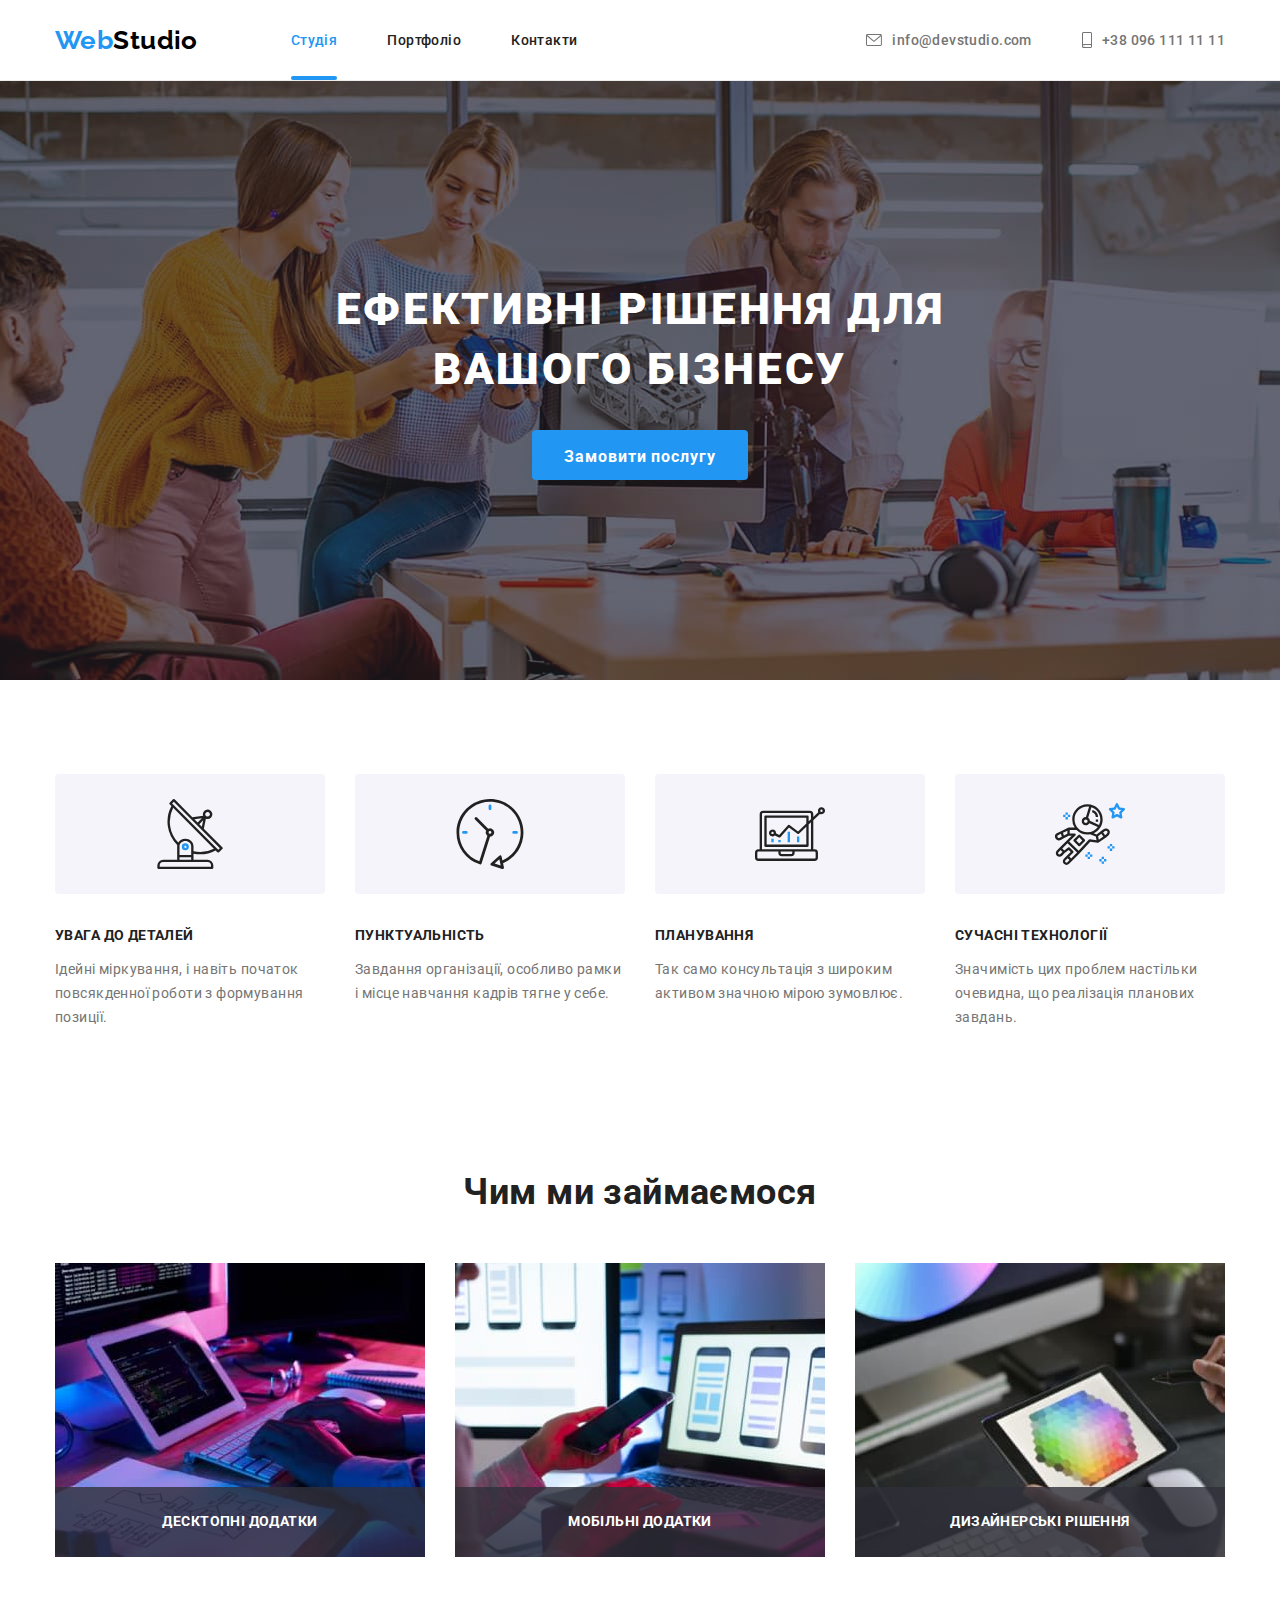
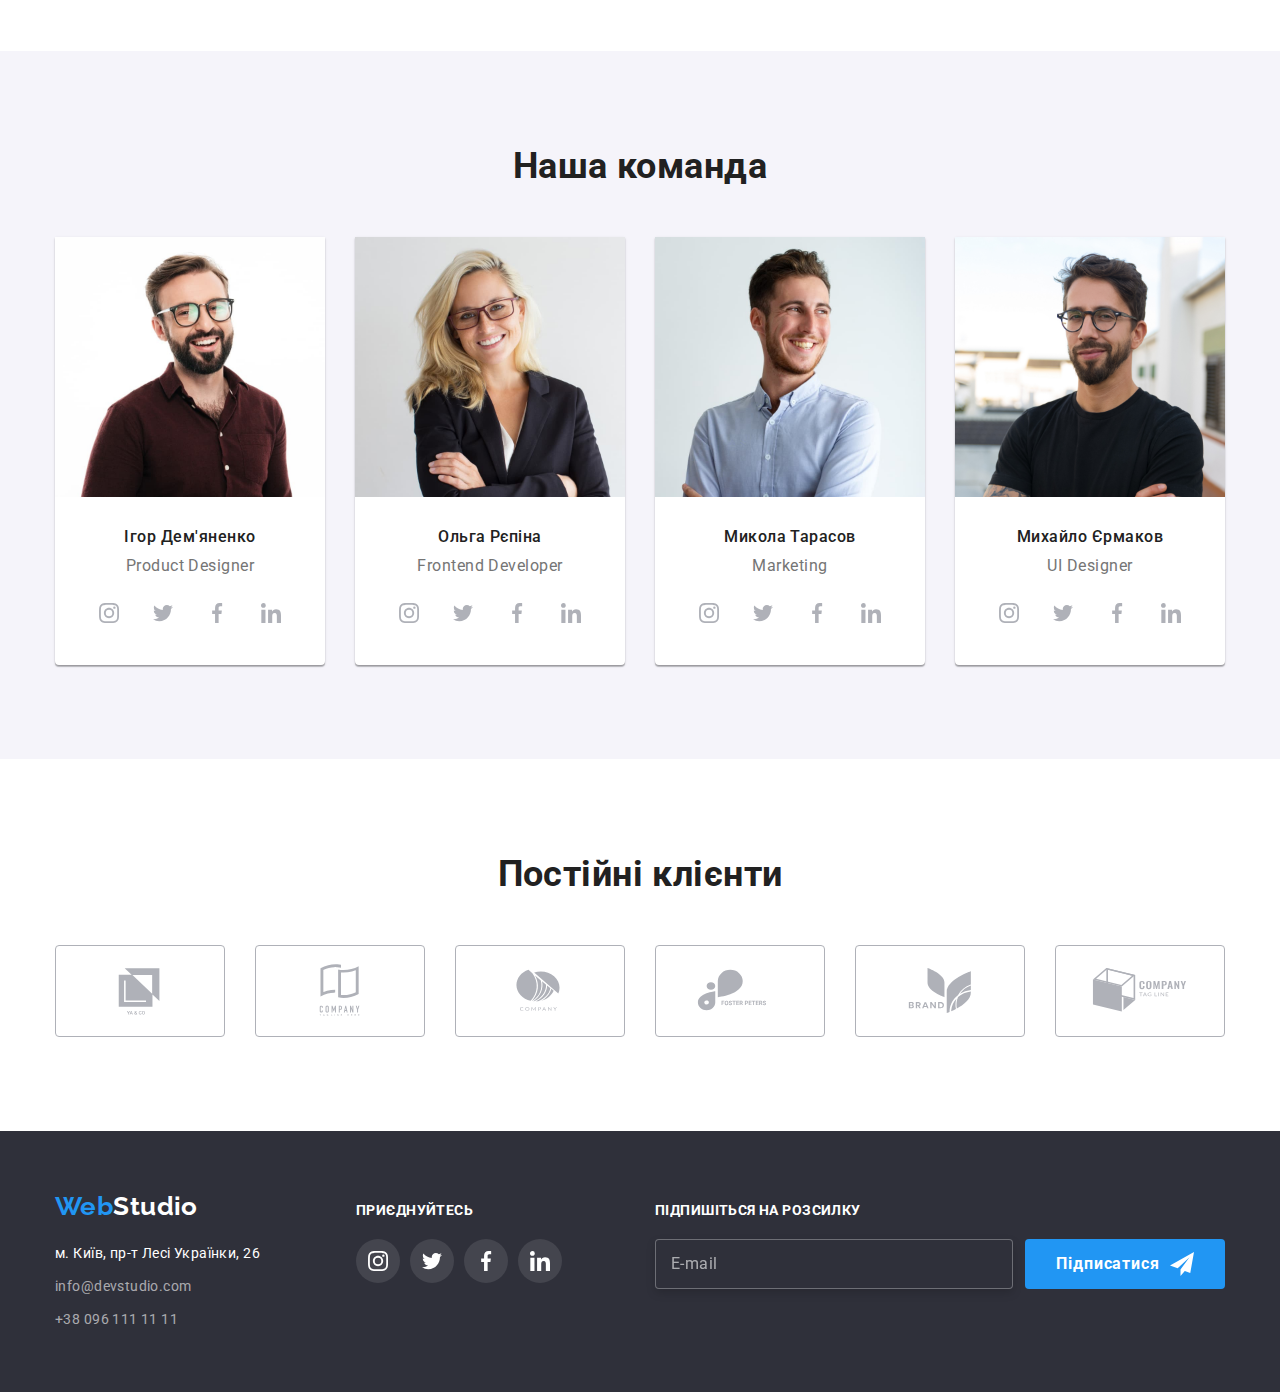
<file: index.html>
<!DOCTYPE html>
<html lang="uk">
    <head>
        <meta charset="UTF-8">
        <meta http-equiv="X-UA-Compatible" content="IE=edge">
        <meta name="viewport" content="width=device-width, initial-scale=1.0">
        <link href="https://fonts.googleapis.com/css2?family=Montserrat:wght@400;700&family=Raleway:wght@700&family=Roboto:wght@400;500;700;900&display=swap" rel="stylesheet">
        <link rel="stylesheet" href="https://cdnjs.cloudflare.com/ajax/libs/modern-normalize/1.1.0/modern-normalize.min.css">
        <link rel="stylesheet" href="./css/main.css">
        <title>WebStudio</title>
    </head>
<body>
    <header class="header">
        <div class="container header__wrapper">
        <nav class="header__nav">
            <a class="logo-header" href="/"><span class="logo__text">Web</span>Studio</a>
            <ul class="site-nav">
                <li class="site-nav__items"><a class="site-nav__link current" href="./index.html">Студія</a></li>
                <li class="site-nav__items"><a class="site-nav__link" href="./portfolio.html">Портфоліо</a></li>
                <li class="site-nav__items"><a class="site-nav__link" href="#">Контакти</a></li>
            </ul>
        </nav>
        <ul class="auth-nav">                
            <li class="auth-nav__items">
                <a class="auth-nav__link" href="mailto:info@devstudio.com">
                    <svg width="16" height="12"> 
                        <use href="./images/icons.svg#icon-envelope"></use>
                    </svg> 
                    info@devstudio.com
                </a>
            </li>
            <li class="auth-nav__items">
                 <a class="auth-nav__link" href="tel:+380961111111">
                     <svg width="10" height="16"> 
                     <use href="./images/icons.svg#icon-smartphone"></use>
                     </svg> +38 096 111 11 11
                    </a>
            </li>
        </ul>
        </div>
    </header>
    <main>
        <section class="section hero">
            <div class="container">
                 <h1 class="hero-caption">Ефективні рішення для вашого бізнесу</h1>
                 <button class="buttons" type="button" data-modal-open>Замовити послугу</button>
                 <div class="backdrop is-hidden" data-modal>
                    <div class="modal">
                            <button data-modal-close class="modal__button-close">
                            <svg width="18" height="18">
                                <use href="./images/icons.svg#icon-close-black-18dp-1" ></use>
                            </svg>
                        </button>
                        <h2 class="modal__text">Залиште свої дані, ми вам передзвонимо</h2>
                        <form name="contact-form">
                            <div class="modal__field">
                                <label class="modal__label" for="name">Ім'я</label>
                                <div class="modal__contact">
                                    <input class="modal__input" type="text" name="name" id="name"/>
                                    <svg class="modal__icon" width="18" height="18">
                                        <use href="./images/icons.svg#icon-person-black-18dp-1" ></use>
                                    </svg>
                                </div>
                            </div> 
                            <div class="modal__field">
                                <label class="modal__label" for="tel">Телефон</label>
                                <div class="modal__contact">
                                    <input class="modal__input" type="tel" name="tel" id="tel"/>
                                    <svg class="modal__icon" width="18" height="18">
                                        <use href="./images/icons.svg#icon-phone-black-18dp-1" ></use>
                                    </svg>
                                </div>
                            </div>
                            <div class="modal__field">
                                <label class="modal__label" for="email">Пошта</label>
                                <div class="modal__contact">
                                    <input class="modal__input" type="email" name="email" id="email"/>
                                <svg class="modal__icon" width="18" height="18">
                                    <use href="./images/icons.svg#icon-email-black-18dp-1" ></use>
                                </svg>
                                </div>
                            </div>
                            <div class="modal__field">
                                <label class="modal__label" for="comment">Коментар</label>
                                <textarea name="comment" id="comment" placeholder="Введіть текст" class="modal__textarea"></textarea>
                            </div>
                            <div class="checkbox">
                                <input class="checkbox__input visually-hidden" id="modal-checkbox" type="checkbox" name="modal-checkbox"/>
                                <label class="checkbox__label" for="modal-checkbox">Погоджуюся з розсилкою та приймаю
                                    <a class="checkbox__link" href="#">Умови договору</a>
                                </label>
                                <svg class="checkbox__icon" width="16" height="15">
                                    <use href="./images/icons.svg#icon-icon-check" ></use>
                                </svg>
                            </div>                         
                            
                            <button class="buttons checkbox__button" type="submit">Відправити</button>                        
                        </form>
                    </div>
                 </div>
            </div>
        </section>
        <section class="section">
            <div class="container">
                <h2 class="visually-hidden">Особливості</h2>
                <ul class="features">
                    <li class="features__item">
                        <div class="features__wrapper">
                            <svg width="70" height="70">
                                <use href="./images/icons.svg#icon-antenna" ></use>
                            </svg>
                        </div>
                        <h3 class="features__title">Увага до деталей</h3>
                         <p class="features__text">Ідейні міркування, і навіть початок повсякденної роботи з формування позиції.</p>
                    </li>
                    <li class="features__item">
                        <div class="features__wrapper">
                            <svg width="70" height="70">
                                <use href="./images/icons.svg#icon-clock" ></use>
                            </svg>
                        </div>
                        <h3 class="features__title">Пунктуальність</h3>
                         <p class="features__text">Завдання організації, особливо рамки і місце навчання кадрів тягне у себе.</p>
                    </li>
                    <li class="features__item">
                        <div class="features__wrapper">
                            <svg width="70" height="70">
                                <use href="./images/icons.svg#icon-diagram" ></use>
                            </svg>
                        </div>
                        <h3 class="features__title">Планування</h3>
                         <p class="features__text">Так само консультація з широким активом значною мірою зумовлює.</p>
                    </li>
                    <li class="features__item">
                        <div class="features__wrapper">
                            <svg width="70" height="70">
                                <use href="./images/icons.svg#icon-astronaut" ></use>
                            </svg>
                        </div>
                        <h3 class="features__title">Сучасні технології</h3>
                         <p class="features__text">Значимість цих проблем настільки очевидна, що реалізація планових завдань.</p>
                    </li>
                </ul>
            </div>
        </section>
                <section class="section activity">
            <div class="container">
                <h2 class="title">Чим ми займаємося</h2>
                <ul class="work">
                    <li class="work__item">
                        <img src="./images/box1.jpg" alt="Пишемо код за комп'ютером" width="370">
                        <div class="work__wrapper">
                            <h2 class="work__title"> Десктопні додатки</h2>
                        </div>
                    </li>
                    <li class="work__item">
                        <img src="./images/box2.jpg" alt="Працюємо за комп'ютером" width="370">
                        <div class="work__wrapper">
                            <h2 class="work__title"> Мобільні додатки</h2>
                        </div>
                    </li>
                    <li class="work__item">
                        <img src="./images/box3.jpg" alt="Працюємо за планшетом" width="370">
                        <div class="work__wrapper">
                            <h2 class="work__title"> Дизайнерські рішення</h2>
                        </div>
                    </li>
                </ul>
            </div>
        </section>
        <section class="section section--color">
            <div class="container">
                  <h2 class="title">Наша команда</h2>
                    <ul class="work">
                            <li class="team">
                                 <img src="./images/img1.jpg" alt="Фото Ігоря Дем'яненко" width="270">
                                 <div class="team__wrapper">
                                 <h3 class="team__name">Ігор Дем'яненко</h3>
                                  <p class="team__text" lang="en">Product Designer</p>
                                 </div>
                                 <div>                        
                                   <ul class="social">
                                      <li>
                                         <a href="#" class="social__nav">
                                             <svg width="20" height="20">
                                             <use href="./images/icons.svg#icon-instagram">
                                             </use> 
                                             </svg>
                                         </a>
                                       </li>
                                        <li>
                                            <a href="#" class="social__nav">
                                                 <svg width="20" height="20">
                                                 <use href="./images/icons.svg#icon-twitter">
                                                 </use> 
                                                 </svg>
                                            </a>
                                        </li>
                                        <li>
                                           <a href="#" class="social__nav">
                                                 <svg width="20" height="20">
                                                 <use href="./images/icons.svg#icon-facebook">
                                                 </use> 
                                                 </svg>
                                           </a>
                                        </li>
                                        <li>
                                             <a href="#" class="social__nav">
                                                 <svg width="20" height="20">
                                                 <use href="./images/icons.svg#icon-linkedin">
                                                 </use> 
                                                 </svg>
                                            </a>
                                        </li>
                                   </ul>
                                </div>
                            </li>
                            <li class="team">
                                 <img class="foto" src="./images/img2.jpg" alt="Фото Ольги Рєпіної" width="270">
                                     <div class="team__wrapper">
                                         <h3 class="team__name">Ольга Рєпіна</h3>
                                          <p class="team__text" lang="en">Frontend Developer</p>
                                    </div>
                                     <div>                        
                                     <ul class="social">
                                         <li>
                                            <a href="#" class="social__nav">
                                                 <svg width="20" height="20">
                                                 <use href="./images/icons.svg#icon-instagram">
                                                 </use> 
                                                 </svg>
                                            </a>
                                         </li>
                                         <li>
                                             <a href="#" class="social__nav">
                                                 <svg width="20" height="20">
                                         <use href="./images/icons.svg#icon-twitter">
                                         </use> 
                                                 </svg>
                                             </a>
                                         </li>
                                         <li>
                                             <a href="#" class="social__nav">
                                                 <svg width="20" height="20">
                                                     <use href="./images/icons.svg#icon-facebook">
                                                     </use> 
                                                 </svg>
                                            </a>
                                         </li>
                                         <li>
                                             <a href="#" class="social__nav">
                                                 <svg width="20" height="20">
                                         <use href="./images/icons.svg#icon-linkedin">
                                         </use> 
                                                 </svg>
                                            </a>
                                         </li>
                                       </ul>
                                    </div>
                            </li>
                            <li class="team">
                                     <img class="foto" src="./images/img3.jpg" alt="Фото Миколи Тарасова" width="270">
                                     <div class="team__wrapper">
                                         <h3 class="team__name">Микола Тарасов</h3>
                                         <p class="team__text" lang="en">Marketing</p>
                                     </div>
                                     <div>                        
                                         <ul class="social">
                                              <li>
                                                  <a href="#" class="social__nav">
                                                     <svg width="20" height="20">
                                                         <use href="./images/icons.svg#icon-instagram">
                                                         </use> 
                                                    </svg>
                                                   </a>
                                                 </li>
                                                 <li>
                                                     <a href="#" class="social__nav">
                                                         <svg width="20" height="20">
                                                             <use href="./images/icons.svg#icon-twitter">
                                                             </use> 
                                                         </svg>
                                                     </a>
                                                 </li>
                                                 <li>
                                                     <a href="#" class="social__nav">
                                                         <svg width="20" height="20">
                                                             <use href="./images/icons.svg#icon-facebook">
                                                             </use> 
                                                        </svg>
                                                     </a>
                                                 </li>
                                                 <li>
                                                     <a href="#" class="social__nav">
                                                         <svg width="20" height="20">
                                                             <use href="./images/icons.svg#icon-linkedin">
                                                             </use> 
                                                         </svg>
                                                     </a>
                                                   </li>
                                            </ul>
                                     </div>
                            </li>
                            <li class="team">
                                     <img  class="foto" src="./images/img4.jpg" alt="Фото Михайла Єрмакова" width="270">
                                         <div class="team__wrapper">
                                              <h3 class="team__name">Михайло Єрмаков</h3>
                                              <p class="team__text" lang="en">UI Designer</p>
                                         </div>
                                         <div>                        
                                             <ul class="social">
                                                 <li>
                                                     <a href="#" class="social__nav">
                                                         <svg width="20" height="20">
                                                             <use href="./images/icons.svg#icon-instagram">
                                                             </use> 
                                                         </svg>
                                                     </a>
                                                 </li>
                                                 <li>
                                                     <a href="#" class="social__nav">
                                                         <svg width="20" height="20">
                                                             <use href="./images/icons.svg#icon-twitter">
                                                             </use> 
                                                        </svg>
                                                    </a>
                                                 </li>
                                                 <li>
                                                     <a href="#" class="social__nav">
                                                         <svg width="20" height="20">
                                                              <use href="./images/icons.svg#icon-facebook">
                                                              </use> 
                                                         </svg>
                                                     </a>
                                                 </li>
                                                 <li>
                                                     <a href="#" class="social__nav">
                                                         <svg width="20" height="20">
                                                              <use href="./images/icons.svg#icon-linkedin">
                                                              </use> 
                                                         </svg>
                                                     </a>
                                                 </li>
                                             </ul>
                                         </div>
                            </li>
                    </ul>
            </div>
        </section>
        <section class="section">
            <div class="container">
                <h2 class="title">Постійні клієнти</h2>
                    <ul class="clients">
                        <li class="clients__item" >
                            <a href="#" class="clients__link">
                                <svg width="106" height="60">
                                    <use href="./images/icons.svg#icon-yaco" ></use>
                                </svg>
                             </a>
                        </li>
                        <li class="clients__item">
                            <a  href="#" class="clients__link">
                                <svg width="106" height="60">
                                    <use href="./images/icons.svg#icon-here" ></use>
                                </svg>
                            </a> 
                        </li>
                        <li class="clients__item">
                            <a href="#" class="clients__link"> 
                                <svg width="106" height="60">
                                     <use href="./images/icons.svg#icon-company" ></use>
                                </svg>
                            </a>
                        </li>
                        <li class="clients__item">
                            <a  href="#" class="clients__link"> 
                                <svg width="106" height="60">
                                    <use href="./images/icons.svg#icon-foster" ></use>
                                </svg>
                            </a>
                        </li>
                        <li class="clients__item">
                            <a href="#" class="clients__link"> 
                                <svg width="106" height="60">
                                    <use href="./images/icons.svg#icon-brand" ></use>
                                </svg>
                            </a>
                        </li>
                        <li class="clients__item">
                            <a href="#" class="clients__link">
                                 <svg width="106" height="60">
                                    <use href="./images/icons.svg#icon-line" ></use>
                                 </svg>
                            </a>
                        </li>
                    </ul>
            </div>
        </section>
            </main>
        <footer class="footer"> 
                <div class="container footer__wrapper"> 
                    <div class="footer__box">
                             <div class="holder">
                                 <a class="logo-footer" href="/"><span class="logo__text">Web</span>Studio</a> 
                                 <address> 
                                     <ul> 
                                         <li class="holder__items"> 
                                             <a class="holder__list" href="https://goo.gl/maps/CPtrU1FHBa2aNyZL9" target="_blank" 
                                              rel="noopener noreferrer nofollow">м. Київ, пр-т Лесі Українки, 26</a> 
                                         </li> 
                                         <li class="holder__items"> 
                                              <a class="holder__list holder__list--color" href="mailto:info@devstudio.com">info@devstudio.com</a> 
                                        </li> 
                                        <li class="holder__items"> 
                                             <a class="holder__list holder__list--color" href="tel:+380961111111">+38 096 111 11 11</a> 
                                        </li> 
                                    </ul> 
                                 </address>  
                             </div>
                             <div class="inner">             
                                 <p class="inner__text">приєднуйтесь</p>
                                 <ul class="social">
                                    <li>
                                         <a href="#" class="social__link">
                                            <svg width="20" height="20">
                                                 <use href="./images/icons.svg#icon-instagram">
                                                 </use> 
                                             </svg>
                                         </a>
                                    </li>
                                    <li>
                                        <a href="#" class="social__link">
                                            <svg width="20" height="20">
                                                    <use href="./images/icons.svg#icon-twitter">
                                                    </use> 
                                            </svg>
                                        </a>
                                    </li>
                                    <li>
                                         <a href="#" class="social__link">
                                             <svg width="20" height="20">
                                                  <use href="./images/icons.svg#icon-facebook">
                                                  </use> 
                                             </svg>
                                         </a>
                                     </li>
                                     <li>
                                        <a href="#" class="social__link">
                                             <svg width="20" height="20">
                                                 <use href="./images/icons.svg#icon-linkedin">
                                                 </use> 
                                             </svg>
                                         </a>
                                     </li>
                                 </ul>
                             </div>
                    </div>
                    <div class="footer-wrap">
                        <p class="footer-wrap__text"> Підпишіться на розсилку </p> 
                        <form class="footer-wrap__form">
                            <label for="mail"></label>
                            <input class="footer-wrap__input" id="mail" type="email" name="mail" placeholder="E-mail"> 
                            <button class="buttons btn" type="submit">Підписатися
                                <svg class="btn__icon" width="24" height="24">
                                    <use href="./images/icons.svg#icon-icon-send">
                                    </use> 
                            </svg>
                            </button>
                        </form>
                </div>
                   
                </div> 
        </footer>
        <script src="./js/modal.js"></script>
</body>

</html>
</file>
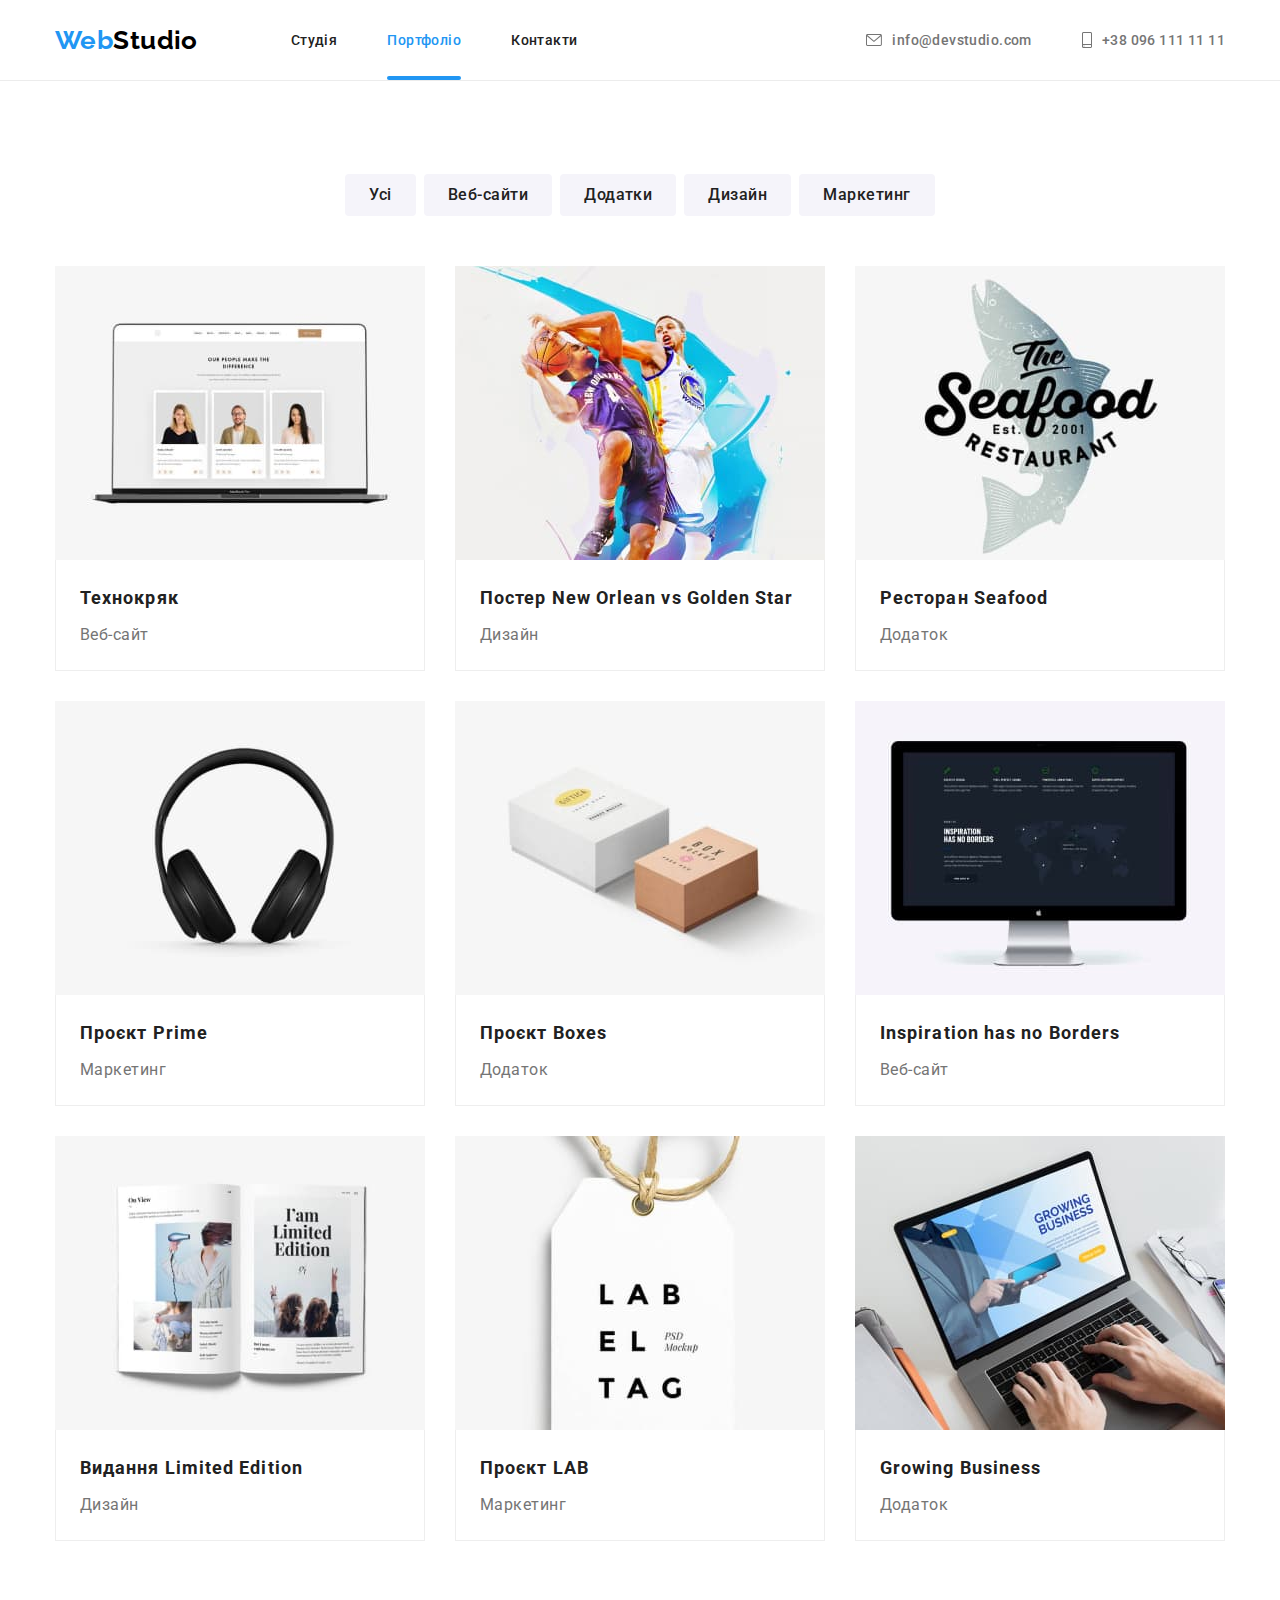
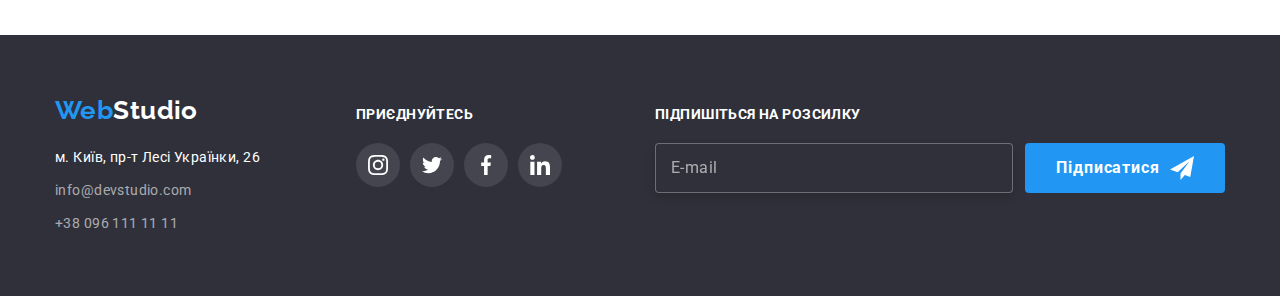
<file: portfolio.html>
<!DOCTYPE html>
<html lang="uk">
    <head>
        <meta charset="UTF-8">
        <meta http-equiv="X-UA-Compatible" content="IE=edge">
        <meta name="viewport" content="width=device-width, initial-scale=1.0">
        <link href="https://fonts.googleapis.com/css2?family=Montserrat:wght@400;700&family=Raleway:wght@700&family=Roboto:wght@400;500;700;900&display=swap" rel="stylesheet">
        <link rel="stylesheet" href="https://cdnjs.cloudflare.com/ajax/libs/modern-normalize/1.1.0/modern-normalize.min.css">
        <link rel="stylesheet" href="./css/main.css">
        <title>WebStudio</title>
    </head>
<body>
    <header class="header">
        <div class="container header__wrapper">
            <nav class="header__nav">
                <a class="logo-header" href="/"><span class="logo__text">Web</span>Studio</a>
                <ul class="site-nav">
                    <li class="site-nav__items"><a class="site-nav__link" href="./index.html">Студія</a></li>
                    <li class="site-nav__items"><a class="site-nav__link current" href="./portfolio.html">Портфоліо</a></li>
                    <li class="site-nav__items"><a class="site-nav__link" href="#">Контакти</a></li>
                </ul>
            </nav>
            <ul class="auth-nav">
                <li class="auth-nav__items">
                    <a class="auth-nav__link" href="mailto:info@devstudio.com">
                        <svg width="16" height="12">
                            <use href="./images/icons.svg#icon-envelope"></use>
                        </svg>
                        info@devstudio.com
                    </a>
                </li>
                <li class="auth-nav__items">
                    <a class="auth-nav__link" href="tel:+380961111111">
                        <svg width="10" height="16">
                            <use href="./images/icons.svg#icon-smartphone"></use>
                        </svg> +38 096 111 11 11
                    </a>
                </li>
            </ul>
        </div>
    </header>
    <main>
        <section class="section">
           <h1 class="visually-hidden">Наші проекти</h1>
           <div class="container">
                <ul class="row">
                    <li class="row__items">
                        <button class="row__button" type="button">Усі</button>
                    </li>
                    <li class="row__items">
                        <button class="row__button" type="button">Веб-сайти</button>
                    </li>   
                    <li class="row__items">
                        <button class="row__button" type="button">Додатки</button>
                    </li>
                    <li class="row__items">
                        <button class="row__button" type="button">Дизайн</button>
                    </li> 
                    <li class="row__items">
                        <button class="row__button" type="button">Маркетинг</button>
                    </li>
                 </ul>
                 <ul class="Portfolio-item">
                    <li class="benefits">
                         <a class="benefits__box">
                            <div class="benefits__wrapper">
                                <img src="./images/tehnokryk.jpg" alt="Команда веб-сайту" width="370">
                                <div class="benefits__overlay">
                                     <p class="benefits__text"> Ресурс пропонує комплексні пропозиції з різним рівнем функціоналу та сервісів. Все це дозволить відвідувачу отримати вичерпні відомості про компанію чи приватну особу.</p>
                                </div>
                            </div>
                            <div class="benefits__footer">
                                 <h2 class="benefits__title" >Технокряк</h2>
                                 <p class="benefits__subtitle">Веб-сайт</p>
                             </div>
                         </a>
                    </li>
                    <li class="benefits">
                         <a class="benefits__box">
                                <div class="benefits__wrapper">
                                    <img class="pic" src="./images/orlean.jpg" alt="Два чоловіка грають в баскетбол" width="370">
                                    <div class="benefits__overlay">
                                         <p class="benefits__text"> Ресурс пропонує комплексні пропозиції з різним рівнем функціоналу та сервісів. Все це дозволить відвідувачу отримати вичерпні відомості про компанію чи приватну особу.</p>
                                    </div>
                                </div>
                                <div class="benefits__footer">
                                    <h2 class="benefits__title" >Постер New Orlean vs Golden Star</h2>
                                    <p class="benefits__subtitle">Дизайн</p>
                                </div>
                         </a>
                    </li>
                    <li class="benefits">
                         <a class="benefits__box">
                            <div class="benefits__wrapper">
                                <img class="pic" src="./images/seafood.jpg" alt="Логотип ресторану seafood" width="370">
                                <div class="benefits__overlay">
                                    <p class="benefits__text"> Ресурс пропонує комплексні пропозиції з різним рівнем функціоналу та сервісів. Все це дозволить відвідувачу отримати вичерпні відомості про компанію чи приватну особу.</p>
                               </div>
                            </div>
                            <div class="benefits__footer">
                                 <h2 class="benefits__title" >Ресторан Seafood</h2>
                                 <p class="benefits__subtitle">Додаток</p>
                             </div>
                         </a>
                    </li>
                    <li class="benefits">
                          <a class="benefits__box">
                            <div class="benefits__wrapper">
                                 <img class="pic" src="./images/prime.jpg" alt="Навушники" width="370">
                                 <div class="benefits__overlay">
                                     <p class="benefits__text"> Ресурс пропонує комплексні пропозиції з різним рівнем функціоналу та сервісів. Все це дозволить відвідувачу отримати вичерпні відомості про компанію чи приватну особу.</p>
                                 </div>
                            </div>
                                 <div class="benefits__footer">
                                     <h2 class="benefits__title" >Проєкт Prime</h2>
                                     <p class="benefits__subtitle">Маркетинг</p>
                                 </div>
                          </a>
                    </li>
                    <li class="benefits">
                        <a class="benefits__box">
                            <div class="benefits__wrapper">
                                 <img class="pic" src="./images/boxes.jpg" alt="Дві коробки" width="370">
                                 <div class="benefits__overlay">
                                     <p class="benefits__text"> Ресурс пропонує комплексні пропозиції з різним рівнем функціоналу та сервісів. Все це дозволить відвідувачу отримати вичерпні відомості про компанію чи приватну особу.</p>
                                </div>
                           </div>
                                 <div class="benefits__footer">
                                     <h2 class="benefits__title" >Проєкт Boxes</h2>
                                     <p class="benefits__subtitle">Додаток</p>
                                </div>
                        </a>
                    </li>
                    <li class="benefits">
                        <a class="benefits__box">
                            <div class="benefits__wrapper">
                                 <img class="pic" src="./images/borders.jpg" alt="Монітор" width="370">
                                 <div class="benefits__overlay">
                                     <p class="benefits__text"> Ресурс пропонує комплексні пропозиції з різним рівнем функціоналу та сервісів. Все це дозволить відвідувачу отримати вичерпні відомості про компанію чи приватну особу.</p>
                                </div>
                          </div>
                                 <div class="benefits__footer">
                                     <h2 class="benefits__title" >Inspiration has no Borders</h2>
                                     <p class="benefits__subtitle">Веб-сайт</p>
                                 </div>
                        </a>
                    </li>
                    <li class="benefits">
                        <a class="benefits__box">
                             <div class="benefits__wrapper">
                                 <img class="pic" src="./images/limited.jpg" alt="Розгорнутий журнал" width="370">
                                 <div class="benefits__overlay">
                                     <p class="benefits__text"> Ресурс пропонує комплексні пропозиції з різним рівнем функціоналу та сервісів. Все це дозволить відвідувачу отримати вичерпні відомості про компанію чи приватну особу.</p>
                                 </div>
                            </div>
                                 <div class="benefits__footer">
                                     <h2 class="benefits__title" >Видання Limited Edition</h2>
                                     <p class="benefits__subtitle">Дизайн</p>
                                 </div>
                        </a>
                    </li>
                    <li class="benefits">
                        <a class="benefits__box">
                            <div class="benefits__wrapper">
                                <img class="pic" src="./images/lab.jpg" alt="зображення ярлику" width="370">
                                <div class="benefits__overlay">
                                     <p class="benefits__text"> Ресурс пропонує комплексні пропозиції з різним рівнем функціоналу та сервісів. Все це дозволить відвідувачу отримати вичерпні відомості про компанію чи приватну особу.</p>
                                </div>
                           </div>
                                <div class="benefits__footer">
                                    <h2 class="benefits__title" >Проєкт LAB</h2>
                                    <p class="benefits__subtitle">Маркетинг</p>
                                </div> 
                        </a>   
                    </li>
                    <li class="benefits">
                        <a class="benefits__box">
                            <div class="benefits__wrapper">
                                <img class="pic" src="./images/growing.jpg" alt="Робота за ноутбуком" width="370">
                                <div class="benefits__overlay">
                                     <p class="benefits__text"> Ресурс пропонує комплексні пропозиції з різним рівнем функціоналу та сервісів. Все це дозволить відвідувачу отримати вичерпні відомості про компанію чи приватну особу.</p>
                               </div>
                          </div>
                                <div class="benefits__footer">
                                    <h2 class="benefits__title" >Growing Business</h2>
                                    <p class="benefits__subtitle">Додаток</p>
                                </div>
                        </a>     
                    </li>                                  
                </ul>
            </div>
        </section>
    </main>   
    <footer class="footer">
        <div class="container footer__wrapper">
            <div class="footer__box">
                <div class="holder">
                    <a class="logo-footer" href="/"><span class="logo__text">Web</span>Studio</a>
                    <address>
                        <ul>
                            <li class="holder__items">
                                <a class="holder__list" href="https://goo.gl/maps/CPtrU1FHBa2aNyZL9" target="_blank"
                                    rel="noopener noreferrer nofollow">м. Київ, пр-т Лесі Українки, 26</a>
                            </li>
                            <li class="holder__items">
                                <a class="holder__list holder__list--color"
                                    href="mailto:info@devstudio.com">info@devstudio.com</a>
                            </li>
                            <li class="holder__items">
                                <a class="holder__list holder__list--color" href="tel:+380961111111">+38 096 111 11 11</a>
                            </li>
                        </ul>
                    </address>
                </div>
                <div class="inner">
                    <p class="inner__text">приєднуйтесь</p>
                    <ul class="social">
                        <li>
                            <a href="#" class="social__link">
                                <svg width="20" height="20">
                                    <use href="./images/icons.svg#icon-instagram">
                                    </use>
                                </svg>
                            </a>
                        </li>
                        <li>
                            <a href="#" class="social__link">
                                <svg width="20" height="20">
                                    <use href="./images/icons.svg#icon-twitter">
                                    </use>
                                </svg>
                            </a>
                        </li>
                        <li>
                            <a href="#" class="social__link">
                                <svg width="20" height="20">
                                    <use href="./images/icons.svg#icon-facebook">
                                    </use>
                                </svg>
                            </a>
                        </li>
                        <li>
                            <a href="#" class="social__link">
                                <svg width="20" height="20">
                                    <use href="./images/icons.svg#icon-linkedin">
                                    </use>
                                </svg>
                            </a>
                        </li>
                    </ul>
                </div>
            </div>
            <div class="footer-wrap">
                <p class="footer-wrap__text"> Підпишіться на розсилку </p>
                <form class="footer-wrap__form">
                    <label for="mail"></label>
                    <input class="footer-wrap__input" id="mail" type="email" name="mail" placeholder="E-mail">
                    <button class="buttons btn" type="submit">Підписатися
                        <svg class="btn__icon" width="24" height="24">
                            <use href="./images/icons.svg#icon-icon-send">
                            </use>
                        </svg>
                    </button>
                </form>
            </div>
    
        </div>
    </footer>
</body>

</html>
</file>
<file: css/main.css>
:root {
  --color-primery: #212121;
  --color-accent: #ffffff;
  --color-backgraund: #F5F5F5;
  --color-secondary: #757575;
  --color-brand: #2196f3;
}

body {
  color: var(--color-primery);
  font-family: "Roboto", sans-serif;
  font-size: 14px;
  letter-spacing: 0.03em;
  margin-top: 80px;
}

li {
  list-style: none;
}

h1,
h2,
h3,
p,
ul {
  margin: 0;
  padding: 0;
}

img {
  display: block;
  max-width: 100%;
  display: -webkit-box;
  display: -ms-flexbox;
  display: flex;
  height: auto;
}

.visually-hidden {
  position: absolute;
  white-space: nowrap;
  width: 1px;
  height: 1px;
  overflow: hidden;
  border: 0;
  padding: 0;
  clip: rect(0 0 0 0);
  -webkit-clip-path: inset(50%);
          clip-path: inset(50%);
  margin: -1px;
}

.buttons {
  -webkit-transition: color 250ms cubic-bezier(0.4, 0, 0.2, 1), background-color 250ms cubic-bezier(0.4, 0, 0.2, 1), -webkit-box-shadow 250ms cubic-bezier(0.4, 0, 0.2, 1);
  transition: color 250ms cubic-bezier(0.4, 0, 0.2, 1), background-color 250ms cubic-bezier(0.4, 0, 0.2, 1), -webkit-box-shadow 250ms cubic-bezier(0.4, 0, 0.2, 1);
  transition: color 250ms cubic-bezier(0.4, 0, 0.2, 1), box-shadow 250ms cubic-bezier(0.4, 0, 0.2, 1), background-color 250ms cubic-bezier(0.4, 0, 0.2, 1);
  transition: color 250ms cubic-bezier(0.4, 0, 0.2, 1), box-shadow 250ms cubic-bezier(0.4, 0, 0.2, 1), background-color 250ms cubic-bezier(0.4, 0, 0.2, 1), -webkit-box-shadow 250ms cubic-bezier(0.4, 0, 0.2, 1);
  padding: 10px;
  border-radius: 4px;
  color: var(--color-accent);
  background-color: var(--color-brand);
  font-weight: 700;
  font-size: 16px;
  line-height: 1.88;
  -webkit-box-align: center;
      -ms-flex-align: center;
          align-items: center;
  text-align: center;
  letter-spacing: 0.06em;
  cursor: pointer;
  font-family: "Roboto", sans-serif;
  border-color: transparent;
  width: 216px;
  height: 50px;
}
.buttons:hover, .buttons:focus {
  color: var(--color-accent);
  background-color: #188ce8;
  -webkit-box-shadow: 0px 4px 4px rgba(0, 0, 0, 0.15);
          box-shadow: 0px 4px 4px rgba(0, 0, 0, 0.15);
}

.container {
  max-width: 1200px;
  margin-left: auto;
  margin-right: auto;
  padding: 0 15px;
}

.current {
  position: relative;
  text-decoration: none;
}
.current::after {
  content: "";
  position: absolute;
  height: 4px;
  left: 0;
  bottom: 0;
  display: block;
  width: 100%;
  height: 4px;
  border-radius: 2px;
  background: var(--color-brand);
}

.site-nav__link.current {
  color: var(--color-brand);
}

.hero {
  text-align: center;
  padding: 200px 0;
  background: #2F303A;
  background-image: -webkit-gradient(linear, left top, left bottom, from(rgba(47, 48, 58, 0.4)), to(rgba(47, 48, 58, 0.4))), url(../images/company.jpg);
  background-image: linear-gradient(rgba(47, 48, 58, 0.4), rgba(47, 48, 58, 0.4)), url(../images/company.jpg);
  background-repeat: no-repeat;
  background-size: cover;
  background-position: center;
  max-width: 1600px;
  height: 600px;
  margin-left: auto;
  margin-right: auto;
}

.hero-caption {
  color: var(--color-accent);
  font-weight: 900;
  font-size: 44px;
  line-height: 1.36;
  text-align: center;
  letter-spacing: 0.06em;
  text-transform: uppercase;
  width: 696px;
  margin-bottom: 30px;
  margin-top: 106px;
  margin-left: auto;
  margin-right: auto;
}

.logo-footer, .logo-header {
  font-family: "Raleway", sans-serif;
  font-weight: 700;
  font-size: 26px;
  line-height: 1.19;
  text-decoration: none;
}

.logo-header {
  color: #000000;
}

.logo-footer {
  display: block;
  color: var(--color-accent);
  margin-bottom: 20px;
}

.logo__text {
  color: var(--color-brand);
  text-decoration: none;
}

.backdrop {
  z-index: 999;
  padding: 94px 15px;
  position: fixed;
  top: 0;
  left: 0;
  width: 100%;
  height: 100%;
  background-color: rgba(0, 0, 0, 0.2);
  overflow-y: scroll;
  -webkit-transition: all 250ms cubic-bezier(0.4, 0, 0.2, 1);
  transition: all 250ms cubic-bezier(0.4, 0, 0.2, 1);
}
.backdrop.is-hidden {
  -webkit-transform: scale(1.1);
          transform: scale(1.1);
  pointer-events: none;
  visibility: hidden;
  -webkit-transition: all 250ms cubic-bezier(0.4, 0, 0.2, 1);
  transition: all 250ms cubic-bezier(0.4, 0, 0.2, 1);
}

.modal {
  position: absolute;
  top: 50%;
  left: 50%;
  -webkit-transform: translate(-50%, -50%);
          transform: translate(-50%, -50%);
  height: 581px;
  width: 528px;
  padding: 40px;
  background-color: var(--color-accent);
  -webkit-box-shadow: 0px 1px 3px rgba(0, 0, 0, 0.12), 0px 1px 1px rgba(0, 0, 0, 0.14), 0px 2px 1px rgba(0, 0, 0, 0.2);
          box-shadow: 0px 1px 3px rgba(0, 0, 0, 0.12), 0px 1px 1px rgba(0, 0, 0, 0.14), 0px 2px 1px rgba(0, 0, 0, 0.2);
  border-radius: 4px;
}

.modal__button-close {
  position: absolute;
  top: 8px;
  right: 8px;
  width: 30px;
  height: 30px;
  padding: 5px 4px 6px 4px;
  border: 1px solid rgba(0, 0, 0, 0.1);
  background: var(--color-accent);
  border-radius: 50%;
  cursor: pointer;
  fill: #000;
  -webkit-transition: fill 250ms cubic-bezier(0.4, 0, 0.2, 1);
  transition: fill 250ms cubic-bezier(0.4, 0, 0.2, 1);
}
.modal__button-close:hover, .modal__button-close:focus {
  fill: var(--color-brand);
}

.modal__field {
  position: relative;
  -webkit-box-orient: vertical;
  -webkit-box-direction: normal;
      -ms-flex-direction: column;
          flex-direction: column;
  margin-bottom: 10px;
  -webkit-transition: fill 250ms cubic-bezier(0.4, 0, 0.2, 1);
  transition: fill 250ms cubic-bezier(0.4, 0, 0.2, 1);
}
.modal__field:focus-within .modal__icon {
  fill: var(--color-brand);
}

.modal__label {
  display: block;
  font-size: 12px;
  margin-bottom: 4px;
  line-height: 1.17;
  text-align: left;
  color: var(--color-secondary);
  letter-spacing: 0.01em;
}

.modal__icon {
  position: absolute;
  top: 50%;
  left: 12px;
  fill: currentColor;
  -webkit-transform: translateY(-50%);
          transform: translateY(-50%);
}

.modal__contact {
  position: relative;
}

.modal__input {
  width: 100%;
  padding: 11px 12px 11px 32px;
  border: 1px solid rgba(33, 33, 33, 0.2);
  border-radius: 4px;
  color: rgba(33, 33, 33, 0.2);
  outline: none;
  -webkit-transition: border-color 250ms cubic-bezier(0.4, 0, 0.2, 1);
  transition: border-color 250ms cubic-bezier(0.4, 0, 0.2, 1);
}

.modal__text {
  margin-bottom: 12px;
  font-weight: 700;
  font-size: 20px;
  line-height: 1.15;
  letter-spacing: 0.03em;
  color: var(--color-primery);
  text-align: center;
}

.modal__textarea {
  resize: none;
  width: 100%;
  height: 120px;
  padding: 12px 16px;
  border: 1px solid rgba(33, 33, 33, 0.2);
  border-radius: 4px;
  outline: none;
  margin-bottom: 10px;
  -webkit-transition: border-color 250ms cubic-bezier(0.4, 0, 0.2, 1);
  transition: border-color 250ms cubic-bezier(0.4, 0, 0.2, 1);
}
.modal__textarea:focus {
  border-color: var(--color-brand);
}

.checkbox__icon {
  opacity: 0;
  top: 50%;
  left: 12px;
  fill: currentColor;
  position: absolute;
}

.checkbox {
  margin-bottom: 20px;
  width: 100%;
  position: relative;
  -webkit-box-orient: vertical;
  -webkit-box-direction: normal;
      -ms-flex-direction: column;
          flex-direction: column;
  margin-bottom: 10px;
  -webkit-transition: fill 250ms cubic-bezier(0.4, 0, 0.2, 1);
  transition: fill 250ms cubic-bezier(0.4, 0, 0.2, 1);
}
.checkbox:focus-within .modal__icon {
  fill: var(--color-brand);
}

.checkbox__input:checked + .checkbox__label::before {
  opacity: 0;
  position: absolute;
  top: 0;
  left: 0;
  fill: currentColor;
}

.checkbox__input:checked ~ .checkbox__icon {
  opacity: 1;
  top: 3px;
  left: 17px;
  -webkit-box-align: center;
      -ms-flex-align: center;
          align-items: center;
  -webkit-box-pack: center;
      -ms-flex-pack: center;
          justify-content: center;
  outline: none;
  position: absolute;
}

.checkbox__label {
  position: relative;
  padding-left: 28px;
  font-weight: 400;
  font-size: 14px;
  line-height: 1.71;
  letter-spacing: 0.03em;
  color: var(--color-secondary);
  -webkit-box-align: center;
      -ms-flex-align: center;
          align-items: center;
}
.checkbox__label::before {
  content: "";
  width: 16px;
  height: 15px;
  fill: rgb(33, 33, 33);
  border: 2px solid var(--color-primery);
  border-radius: 2px;
  top: 0;
  left: 0;
  position: absolute;
  -webkit-box-align: center;
      -ms-flex-align: center;
          align-items: center;
}

.checkbox__button {
  width: 200px;
  height: 50px;
  margin-top: 20px;
}

.checkbox__link {
  color: var(--color-brand);
}

.footer {
  position: relative;
  background-color: #2F303A;
  padding-top: 60px;
  padding-bottom: 60px;
  display: block;
}

.footer__wrapper {
  display: -webkit-box;
  display: -ms-flexbox;
  display: flex;
  -webkit-box-align: baseline;
      -ms-flex-align: baseline;
          align-items: baseline;
}

.footer__box {
  display: -webkit-box;
  display: -ms-flexbox;
  display: flex;
  -webkit-box-align: baseline;
      -ms-flex-align: baseline;
          align-items: baseline;
  -ms-flex-negative: 0;
      flex-shrink: 0;
}

.holder {
  margin-right: 70px;
  width: 231px;
}

.holder__items:not(:last-child) {
  margin-bottom: 9px;
}

.holder__list {
  -webkit-transition: color 250ms cubic-bezier(0.4, 0, 0.2, 1);
  transition: color 250ms cubic-bezier(0.4, 0, 0.2, 1);
  color: var(--color-accent);
  letter-spacing: 0.03em;
  font-style: normal;
  text-decoration: none;
  line-height: 1.71;
}
.holder__list:hover, .holder__list:focus {
  color: var(--color-brand);
}

.holder__list--color {
  color: rgba(255, 255, 255, 0.6);
}

.inner__text {
  font-weight: 700;
  font-size: 14px;
  line-height: 1.14;
  letter-spacing: 0.03em;
  text-transform: uppercase;
  color: var(--color-accent);
  margin-bottom: 20px;
  margin-top: 0;
}

.social__link {
  -webkit-transition: fill 250ms cubic-bezier(0.4, 0, 0.2, 1), background-color 250ms cubic-bezier(0.4, 0, 0.2, 1);
  transition: fill 250ms cubic-bezier(0.4, 0, 0.2, 1), background-color 250ms cubic-bezier(0.4, 0, 0.2, 1);
  display: -webkit-box;
  display: -ms-flexbox;
  display: flex;
  width: 44px;
  height: 44px;
  -webkit-box-align: center;
      -ms-flex-align: center;
          align-items: center;
  fill: var(--color-accent);
  border-radius: 50%;
  background-color: rgba(255, 255, 255, 0.1);
  -webkit-box-pack: center;
      -ms-flex-pack: center;
          justify-content: center;
  gap: 10px;
}
.social__link:hover, .social__link:focus {
  background-color: var(--color-brand);
  fill: var(--color-accent);
}

.footer-wrap {
  margin-left: 93px;
}

.footer-wrap__text {
  font-weight: 700;
  font-size: 14px;
  line-height: 1.14;
  letter-spacing: 0.03em;
  text-transform: uppercase;
  color: var(--color-accent);
  margin-bottom: 20px;
  margin-top: 0;
}

.footer-wrap__form {
  display: -webkit-box;
  display: -ms-flexbox;
  display: flex;
}

.footer-wrap__input {
  width: 358px;
  height: 50px;
  margin-right: 12px;
  border: 1px solid rgba(255, 255, 255, 0.3);
  border-radius: 4px;
  background-color: #2f303a;
  -webkit-filter: drop-shadow(0px 4px 4px rgba(0, 0, 0, 0.15));
          filter: drop-shadow(0px 4px 4px rgba(0, 0, 0, 0.15));
  padding-left: 15px;
  color: var(--color-accent);
}
.footer-wrap__input::-webkit-input-placeholder {
  font-weight: 400;
  font-size: 16px;
  line-height: 1.25px;
  display: -webkit-box;
  display: flex;
  -webkit-box-align: center;
          align-items: center;
  letter-spacing: 0.03em;
  color: rgba(255, 255, 255, 0.6);
}
.footer-wrap__input::-moz-placeholder {
  font-weight: 400;
  font-size: 16px;
  line-height: 1.25px;
  display: flex;
  align-items: center;
  letter-spacing: 0.03em;
  color: rgba(255, 255, 255, 0.6);
}
.footer-wrap__input:-ms-input-placeholder {
  font-weight: 400;
  font-size: 16px;
  line-height: 1.25px;
  display: -ms-flexbox;
  display: flex;
  -ms-flex-align: center;
      align-items: center;
  letter-spacing: 0.03em;
  color: rgba(255, 255, 255, 0.6);
}
.footer-wrap__input::-ms-input-placeholder {
  font-weight: 400;
  font-size: 16px;
  line-height: 1.25px;
  display: -ms-flexbox;
  display: flex;
  -ms-flex-align: center;
      align-items: center;
  letter-spacing: 0.03em;
  color: rgba(255, 255, 255, 0.6);
}
.footer-wrap__input::placeholder {
  font-weight: 400;
  font-size: 16px;
  line-height: 1.25px;
  display: -webkit-box;
  display: -ms-flexbox;
  display: flex;
  -webkit-box-align: center;
      -ms-flex-align: center;
          align-items: center;
  letter-spacing: 0.03em;
  color: rgba(255, 255, 255, 0.6);
}

.btn {
  display: -webkit-box;
  display: -ms-flexbox;
  display: flex;
  -webkit-box-pack: center;
      -ms-flex-pack: center;
          justify-content: center;
  width: 200px;
  height: 50px;
  border: none;
}

.btn__icon {
  fill: var(--color-accent);
  margin-left: 10px;
}

.header {
  position: fixed;
  z-index: 1;
  width: 100%;
  top: 0;
  left: 0;
  display: block;
  border-bottom: 1px solid #ececec;
  background: var(--color-accent);
}

.header__nav {
  display: -webkit-box;
  display: -ms-flexbox;
  display: flex;
  -webkit-box-align: center;
      -ms-flex-align: center;
          align-items: center;
}

.header__wrapper {
  display: -webkit-box;
  display: -ms-flexbox;
  display: flex;
  -webkit-box-align: center;
      -ms-flex-align: center;
          align-items: center;
}

.site-nav {
  display: -webkit-box;
  display: -ms-flexbox;
  display: flex;
  margin-left: 93px;
}

.site-nav .site-nav__items:not(:last-child) {
  margin-right: 50px;
}

.site-nav__link {
  -webkit-transition: color 250ms cubic-bezier(0.4, 0, 0.2, 1), fill 250ms cubic-bezier(0.4, 0, 0.2, 1);
  transition: color 250ms cubic-bezier(0.4, 0, 0.2, 1), fill 250ms cubic-bezier(0.4, 0, 0.2, 1);
  padding-top: 32px;
  padding-bottom: 32px;
  color: inherit;
  font-weight: 500;
  text-decoration: none;
  display: -webkit-box;
  display: -ms-flexbox;
  display: flex;
  -webkit-box-align: center;
      -ms-flex-align: center;
          align-items: center;
  gap: 10px;
  fill: var(--color-secondary);
}
.site-nav__link:hover, .site-nav__link:focus {
  color: var(--color-brand);
  fill: var(--color-brand);
}

.auth-nav {
  display: -webkit-box;
  display: -ms-flexbox;
  display: flex;
  margin-left: auto;
  color: var(--color-secondary);
}

.auth-nav__items {
  margin-left: 50px;
}

.auth-nav__link {
  -webkit-transition: color 250ms cubic-bezier(0.4, 0, 0.2, 1), fill 250ms cubic-bezier(0.4, 0, 0.2, 1);
  transition: color 250ms cubic-bezier(0.4, 0, 0.2, 1), fill 250ms cubic-bezier(0.4, 0, 0.2, 1);
  padding-top: 32px;
  padding-bottom: 32px;
  color: inherit;
  font-weight: 500;
  text-decoration: none;
  display: -webkit-box;
  display: -ms-flexbox;
  display: flex;
  -webkit-box-align: center;
      -ms-flex-align: center;
          align-items: center;
  gap: 10px;
  fill: var(--color-secondary);
}
.auth-nav__link:hover, .auth-nav__link:focus {
  color: var(--color-brand);
  fill: var(--color-brand);
}

.Portfolio-item {
  display: -webkit-box;
  display: -ms-flexbox;
  display: flex;
  -ms-flex-wrap: wrap;
      flex-wrap: wrap;
}

.benefits {
  width: 370px;
  margin-right: 30px;
  margin-bottom: 30px;
}
.benefits:nth-child(3n) {
  margin-right: 0;
}
.benefits:nth-last-child(-n+3) {
  margin-bottom: 0;
}

.benefits__box {
  -webkit-transition: background-color 250ms cubic-bezier(0.4, 0, 0.2, 1), -webkit-box-shadow 250ms cubic-bezier(0.4, 0, 0.2, 1);
  transition: background-color 250ms cubic-bezier(0.4, 0, 0.2, 1), -webkit-box-shadow 250ms cubic-bezier(0.4, 0, 0.2, 1);
  transition: box-shadow 250ms cubic-bezier(0.4, 0, 0.2, 1), background-color 250ms cubic-bezier(0.4, 0, 0.2, 1);
  transition: box-shadow 250ms cubic-bezier(0.4, 0, 0.2, 1), background-color 250ms cubic-bezier(0.4, 0, 0.2, 1), -webkit-box-shadow 250ms cubic-bezier(0.4, 0, 0.2, 1);
  display: block;
}
.benefits__box:hover, .benefits__box:focus {
  background-color: var(--color-accent);
  -webkit-box-shadow: 0px 1px 1px rgba(0, 0, 0, 0.12), 0px 4px 4px rgba(0, 0, 0, 0.06), 1px 4px 6px rgba(0, 0, 0, 0.16);
          box-shadow: 0px 1px 1px rgba(0, 0, 0, 0.12), 0px 4px 4px rgba(0, 0, 0, 0.06), 1px 4px 6px rgba(0, 0, 0, 0.16);
}

.benefits__wrapper {
  position: relative;
  overflow: hidden;
}

.benefits__overlay {
  position: absolute;
  background-color: rgba(33, 150, 243, 0.9);
  top: 0;
  left: 0;
  width: 100%;
  height: 100%;
  -webkit-transform: translateY(100%);
          transform: translateY(100%);
  opacity: 0;
  -webkit-transition: opacity 250ms cubic-bezier(0.4, 0, 0.2, 1), -webkit-transform 250ms cubic-bezier(0.4, 0, 0.2, 1);
  transition: opacity 250ms cubic-bezier(0.4, 0, 0.2, 1), -webkit-transform 250ms cubic-bezier(0.4, 0, 0.2, 1);
  transition: transform 250ms cubic-bezier(0.4, 0, 0.2, 1), opacity 250ms cubic-bezier(0.4, 0, 0.2, 1);
  transition: transform 250ms cubic-bezier(0.4, 0, 0.2, 1), opacity 250ms cubic-bezier(0.4, 0, 0.2, 1), -webkit-transform 250ms cubic-bezier(0.4, 0, 0.2, 1);
}

.benefits__box:hover .benefits__overlay {
  -webkit-transform: translateY(0);
          transform: translateY(0);
  opacity: 1;
}

.benefits__text {
  padding: 63px 24px;
  font-weight: 400;
  font-size: 18px;
  line-height: 2;
  letter-spacing: 0.03em;
  color: var(--color-accent);
}

.benefits__footer {
  padding: 20px 24px;
  border-bottom: 1px solid rgb(238, 238, 238);
  border-left: 1px solid rgb(238, 238, 238);
  border-right: 1px solid rgb(238, 238, 238);
}

.benefits__title {
  margin-bottom: 4px;
  font-weight: 700;
  font-size: 18px;
  line-height: 2;
  letter-spacing: 0.06em;
}

.benefits__subtitle {
  font-size: 16px;
  line-height: 1.88;
  letter-spacing: 0.03em;
  color: var(--color-secondary);
}

.row {
  display: -webkit-box;
  display: -ms-flexbox;
  display: flex;
  -webkit-box-pack: center;
      -ms-flex-pack: center;
          justify-content: center;
  margin-bottom: 50px;
}

.row__items:not(:last-child) {
  margin-right: 8px;
}

.row__button {
  -webkit-transition: color 250ms cubic-bezier(0.4, 0, 0.2, 1), background-color 250ms cubic-bezier(0.4, 0, 0.2, 1), -webkit-box-shadow 250ms cubic-bezier(0.4, 0, 0.2, 1);
  transition: color 250ms cubic-bezier(0.4, 0, 0.2, 1), background-color 250ms cubic-bezier(0.4, 0, 0.2, 1), -webkit-box-shadow 250ms cubic-bezier(0.4, 0, 0.2, 1);
  transition: color 250ms cubic-bezier(0.4, 0, 0.2, 1), background-color 250ms cubic-bezier(0.4, 0, 0.2, 1), box-shadow 250ms cubic-bezier(0.4, 0, 0.2, 1);
  transition: color 250ms cubic-bezier(0.4, 0, 0.2, 1), background-color 250ms cubic-bezier(0.4, 0, 0.2, 1), box-shadow 250ms cubic-bezier(0.4, 0, 0.2, 1), -webkit-box-shadow 250ms cubic-bezier(0.4, 0, 0.2, 1);
  border-radius: 4px;
  padding: 6px 22px;
  color: var(--color-primery);
  background-color: #f5f4fa;
  font-weight: 500;
  font-size: 16px;
  line-height: 1.63;
  letter-spacing: 0.03em;
  cursor: pointer;
  font-family: "Roboto", sans-serif;
  border-color: transparent;
}
.row__button:hover, .row__button:focus {
  color: var(--color-accent);
  background-color: var(--color-brand);
  -webkit-box-shadow: 0px 3px 1px rgba(0, 0, 0, 0.1), 0px 1px 2px rgba(0, 0, 0, 0.08), 0px 2px 2px rgba(0, 0, 0, 0.12);
          box-shadow: 0px 3px 1px rgba(0, 0, 0, 0.1), 0px 1px 2px rgba(0, 0, 0, 0.08), 0px 2px 2px rgba(0, 0, 0, 0.12);
}

.section.activity {
  padding-top: 0;
}

.work {
  display: -webkit-box;
  display: -ms-flexbox;
  display: flex;
}

.work__item {
  position: relative;
  text-align: center;
  border-radius: 0px 0px 4px 4px;
  background-color: var(--color-accent);
}
.work__item:not(:last-child) {
  margin-right: 30px;
}

.work__wrapper {
  position: absolute;
  display: -webkit-box;
  display: -ms-flexbox;
  display: flex;
  bottom: 0;
  left: 0;
  background: rgba(47, 48, 58, 0.8);
  width: 100%;
  height: 70px;
  -webkit-box-pack: center;
      -ms-flex-pack: center;
          justify-content: center;
  -webkit-box-align: center;
      -ms-flex-align: center;
          align-items: center;
}

.work__title {
  color: var(--color-accent);
  font-weight: 700;
  font-size: 14px;
  line-height: 1.14;
  letter-spacing: 0.03em;
  text-transform: uppercase;
}

.clients {
  display: -webkit-box;
  display: -ms-flexbox;
  display: flex;
  gap: 30px;
}
.clients__item {
  width: 170px;
  height: 92px;
}

.clients__link {
  -webkit-transition: fill 250ms cubic-bezier(0.4, 0, 0.2, 1), border 250ms cubic-bezier(0.4, 0, 0.2, 1);
  transition: fill 250ms cubic-bezier(0.4, 0, 0.2, 1), border 250ms cubic-bezier(0.4, 0, 0.2, 1);
  display: -webkit-box;
  display: -ms-flexbox;
  display: flex;
  width: 100%;
  height: 100%;
  border: 1px solid #AFB1B8;
  border-radius: 4px;
  -webkit-box-align: center;
      -ms-flex-align: center;
          align-items: center;
  -webkit-box-pack: center;
      -ms-flex-pack: center;
          justify-content: center;
  fill: #afb1b8;
}
.clients__link__link:hover, .clients__link__link:focus {
  fill: var(--color-brand);
  border: 1px solid #2196f3;
}

.features {
  display: -webkit-box;
  display: -ms-flexbox;
  display: flex;
  padding-bottom: 47px;
  line-height: 1.71;
}
.features__item:not(:last-child) {
  margin-right: 30px;
}

.features__wrapper {
  display: -webkit-box;
  display: -ms-flexbox;
  display: flex;
  width: 270px;
  height: 120px;
  -webkit-box-pack: center;
      -ms-flex-pack: center;
          justify-content: center;
  -webkit-box-align: center;
      -ms-flex-align: center;
          align-items: center;
  background-color: #f5f4fa;
  margin-bottom: 30px;
  border-radius: 4px;
}

.features__title {
  margin-bottom: 10px;
  font-weight: 700;
  text-transform: uppercase;
  font-size: 14px;
  letter-spacing: 0.03em;
}

.features__text {
  color: var(--color-secondary);
  letter-spacing: 0.03em;
}

.section--color {
  background-color: #F5F4FA;
}

.team {
  position: relative;
  text-align: center;
  border-radius: 0px 0px 4px 4px;
  background-color: var(--color-accent);
  -webkit-box-shadow: 0px 1px 3px rgba(0, 0, 0, 0.12), 0px 1px 1px rgba(0, 0, 0, 0.14), 0px 2px 1px rgba(0, 0, 0, 0.2);
          box-shadow: 0px 1px 3px rgba(0, 0, 0, 0.12), 0px 1px 1px rgba(0, 0, 0, 0.14), 0px 2px 1px rgba(0, 0, 0, 0.2);
}
.team:not(:last-child) {
  margin-right: 30px;
}

.team__name {
  margin-bottom: 10px;
  font-weight: 500;
  font-size: 16px;
  line-height: 1.19;
  letter-spacing: 0.03em;
}

.team__wrapper {
  padding-top: 30px;
  padding-bottom: 16px;
}

.social {
  display: -webkit-box;
  display: -ms-flexbox;
  display: flex;
  -webkit-box-align: center;
      -ms-flex-align: center;
          align-items: center;
  gap: 10px;
  -webkit-box-pack: center;
      -ms-flex-pack: center;
          justify-content: center;
  padding-bottom: 30px;
}

.social__nav {
  -webkit-transition: fill 250ms cubic-bezier(0.4, 0, 0.2, 1), background-color 250ms cubic-bezier(0.4, 0, 0.2, 1);
  transition: fill 250ms cubic-bezier(0.4, 0, 0.2, 1), background-color 250ms cubic-bezier(0.4, 0, 0.2, 1);
  display: -webkit-box;
  display: -ms-flexbox;
  display: flex;
  width: 44px;
  height: 44px;
  -webkit-box-align: center;
      -ms-flex-align: center;
          align-items: center;
  fill: #AFB1B8;
  border-radius: 50%;
  background-color: var(--color-accent);
  -webkit-box-pack: center;
      -ms-flex-pack: center;
          justify-content: center;
}
.social__nav:hover, .social__nav:focus {
  background-color: var(--color-brand);
  fill: var(--color-accent);
}

.team__text {
  font-size: 16px;
  line-height: 1.19;
  letter-spacing: 0.03em;
  color: var(--color-secondary);
}

.section {
  padding-top: 94px;
  padding-bottom: 94px;
}

.title {
  margin-bottom: 50px;
  font-weight: 700;
  font-size: 36px;
  line-height: 1.17;
  text-align: center;
}/*# sourceMappingURL=main.css.map */
</file>
